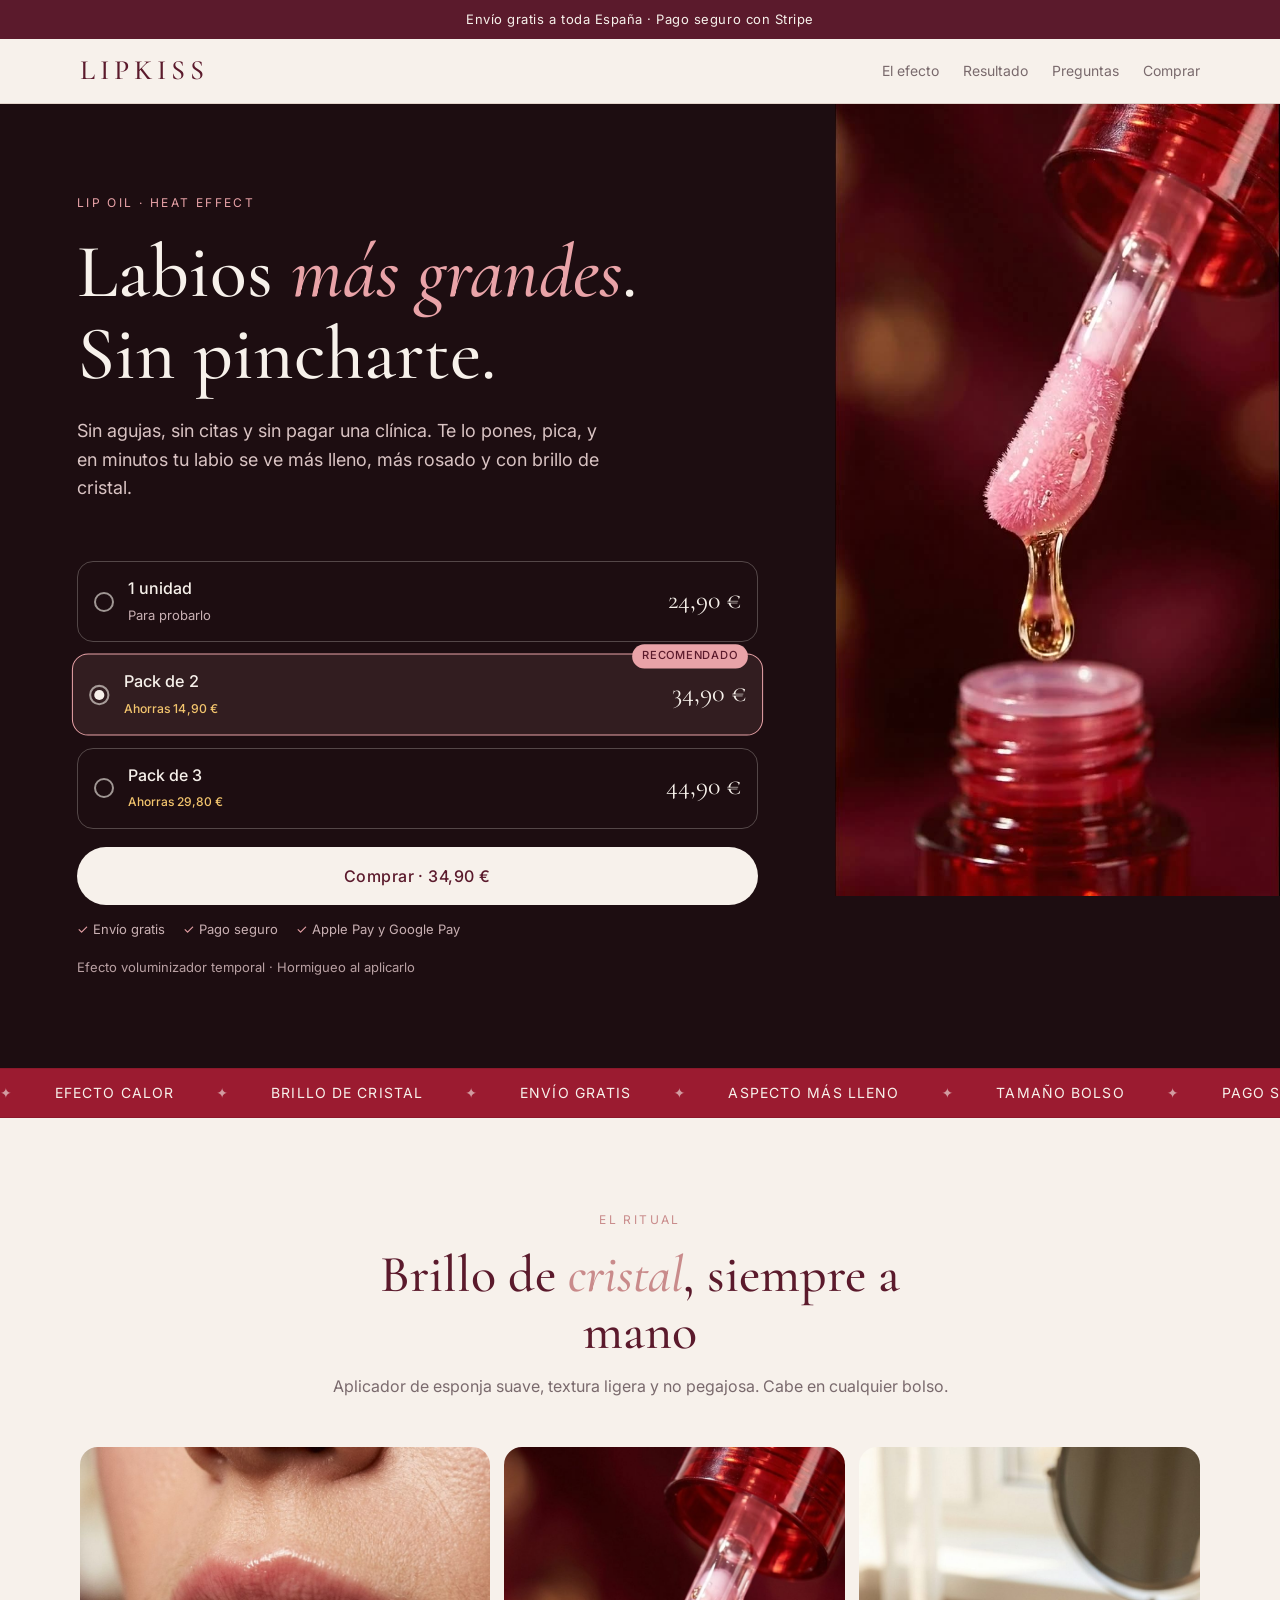
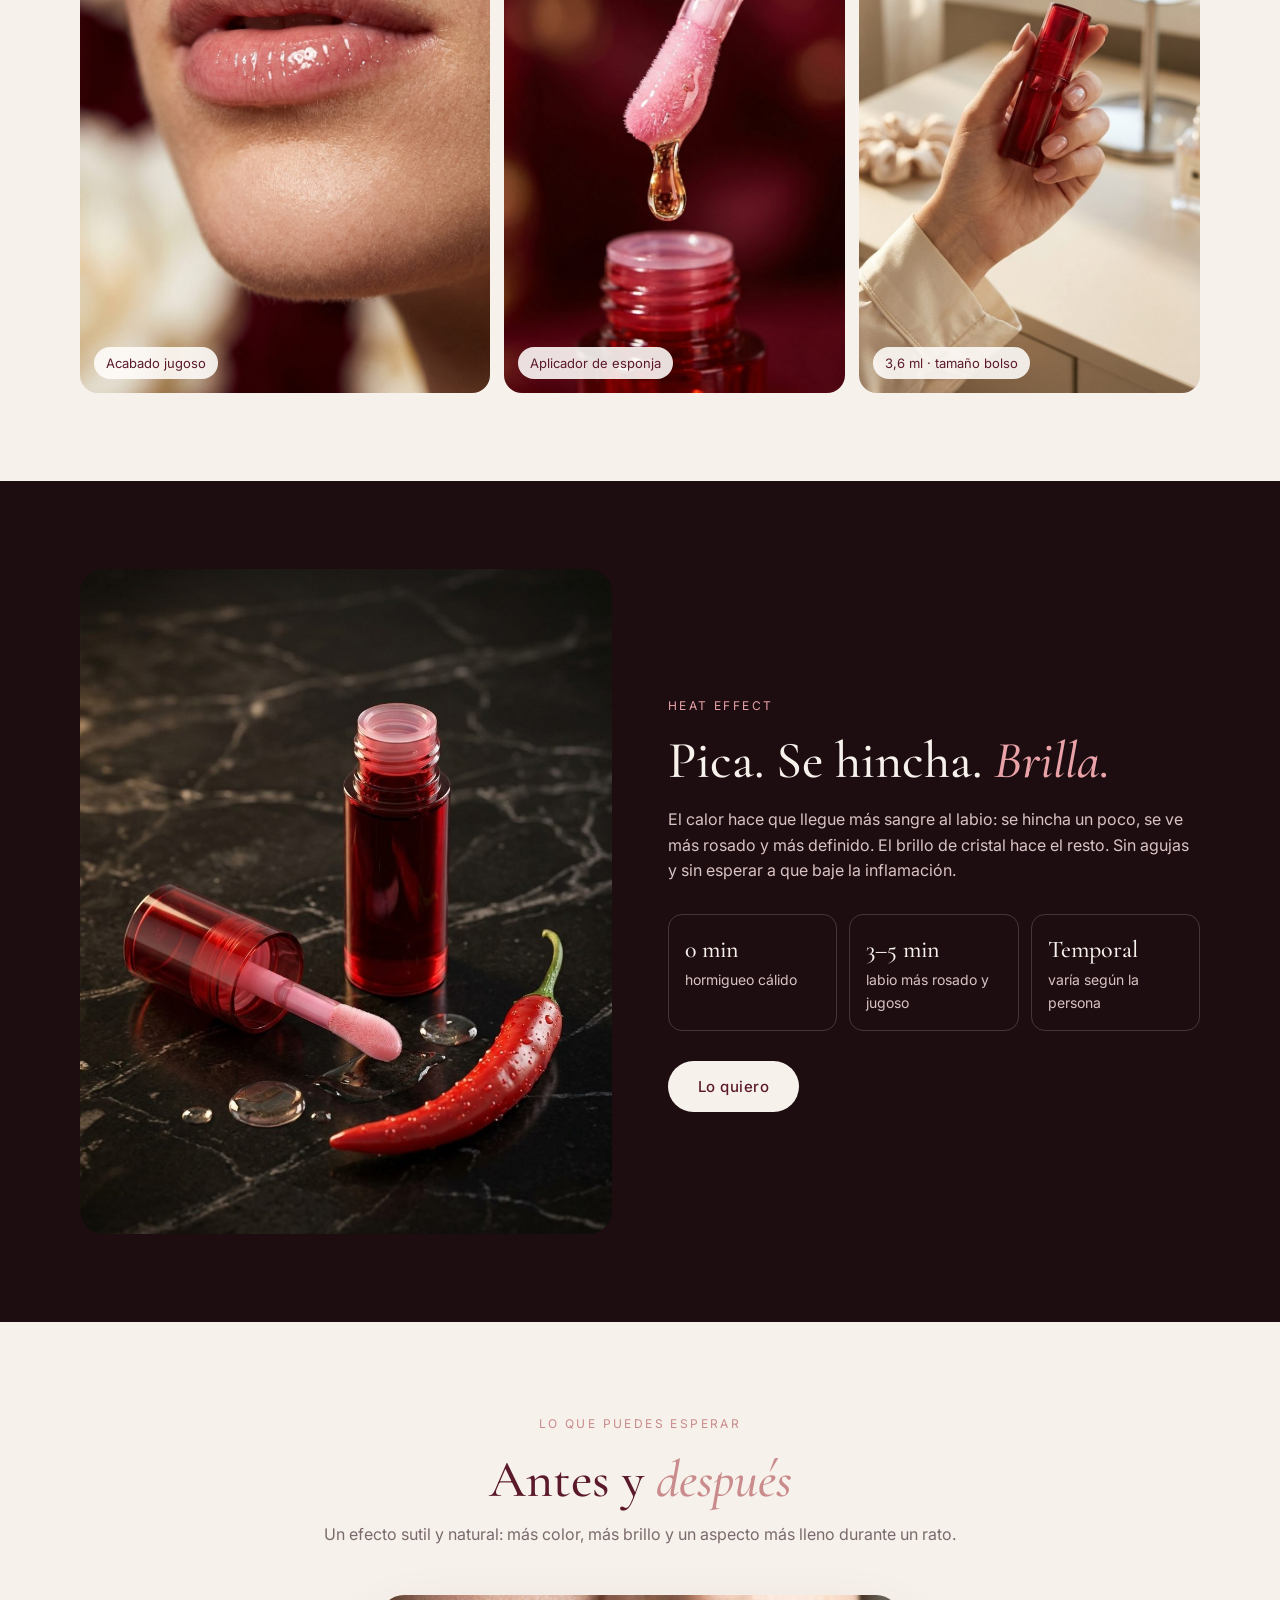
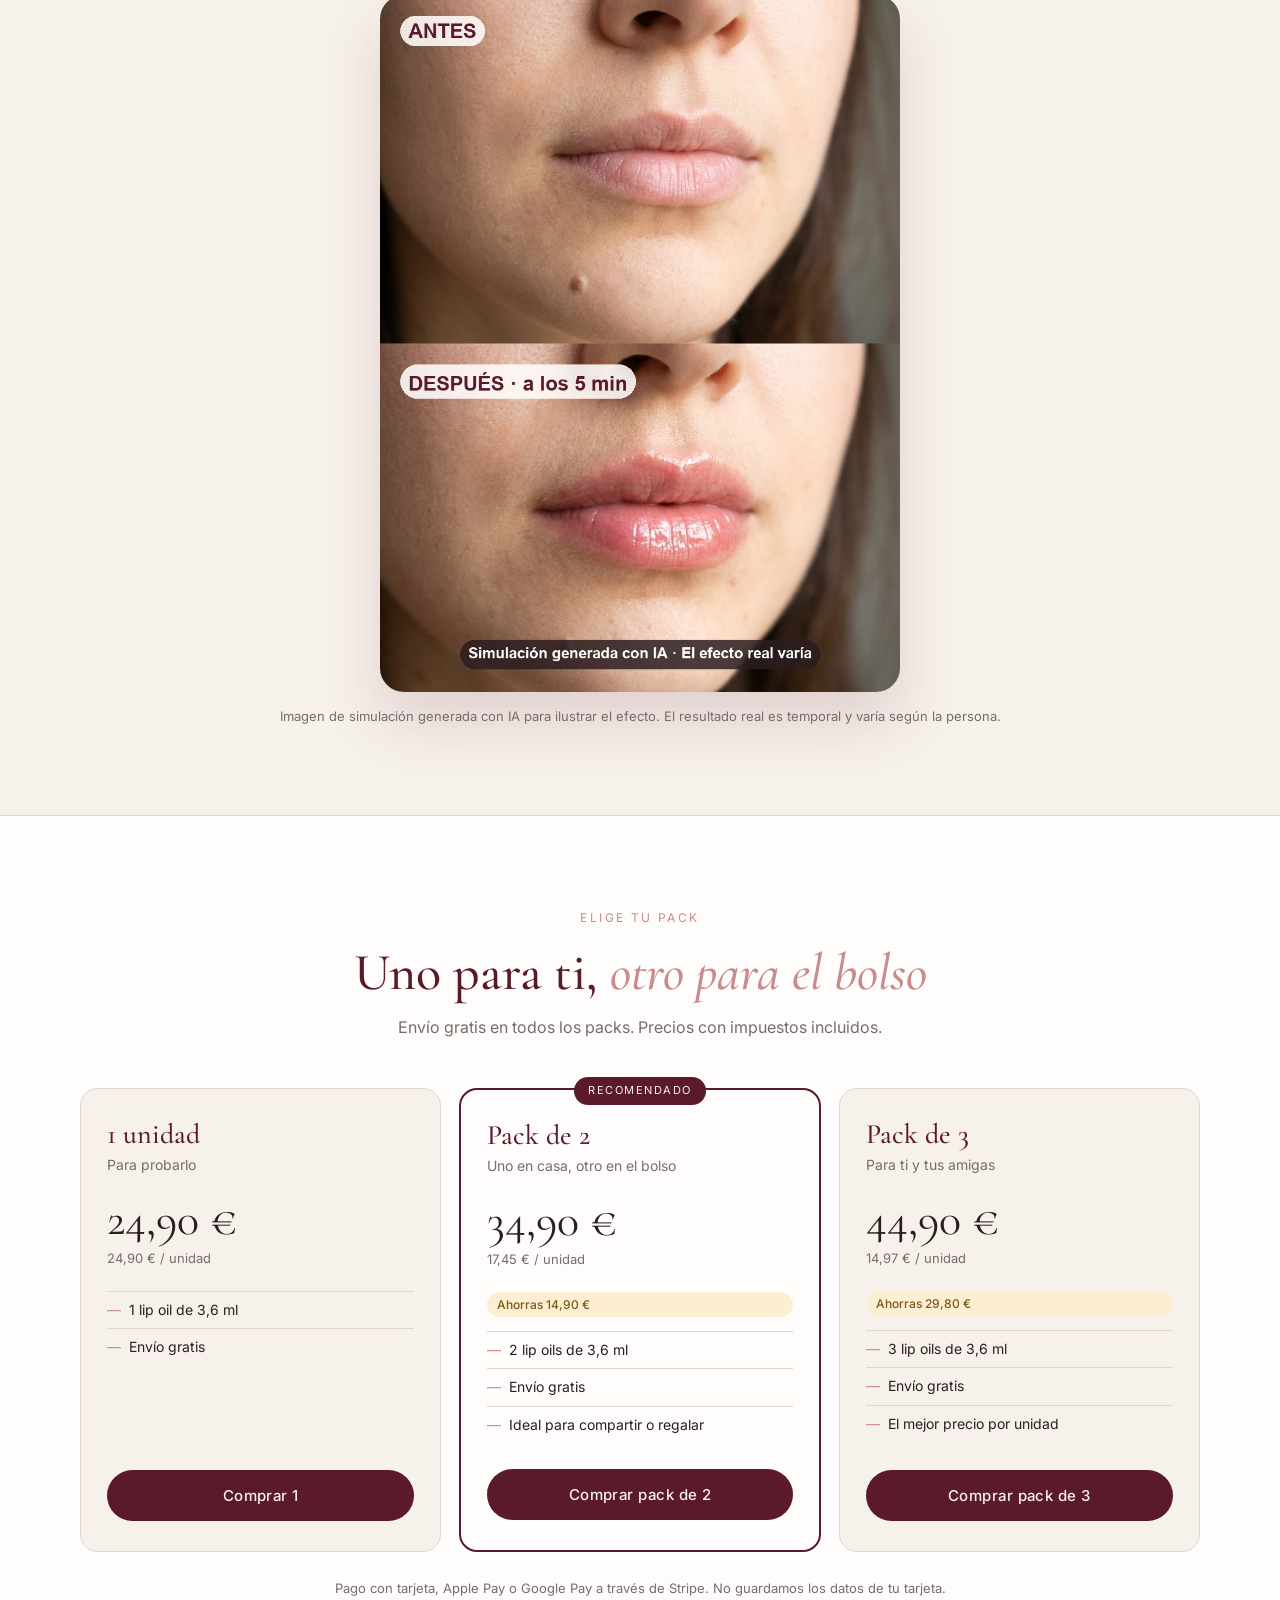
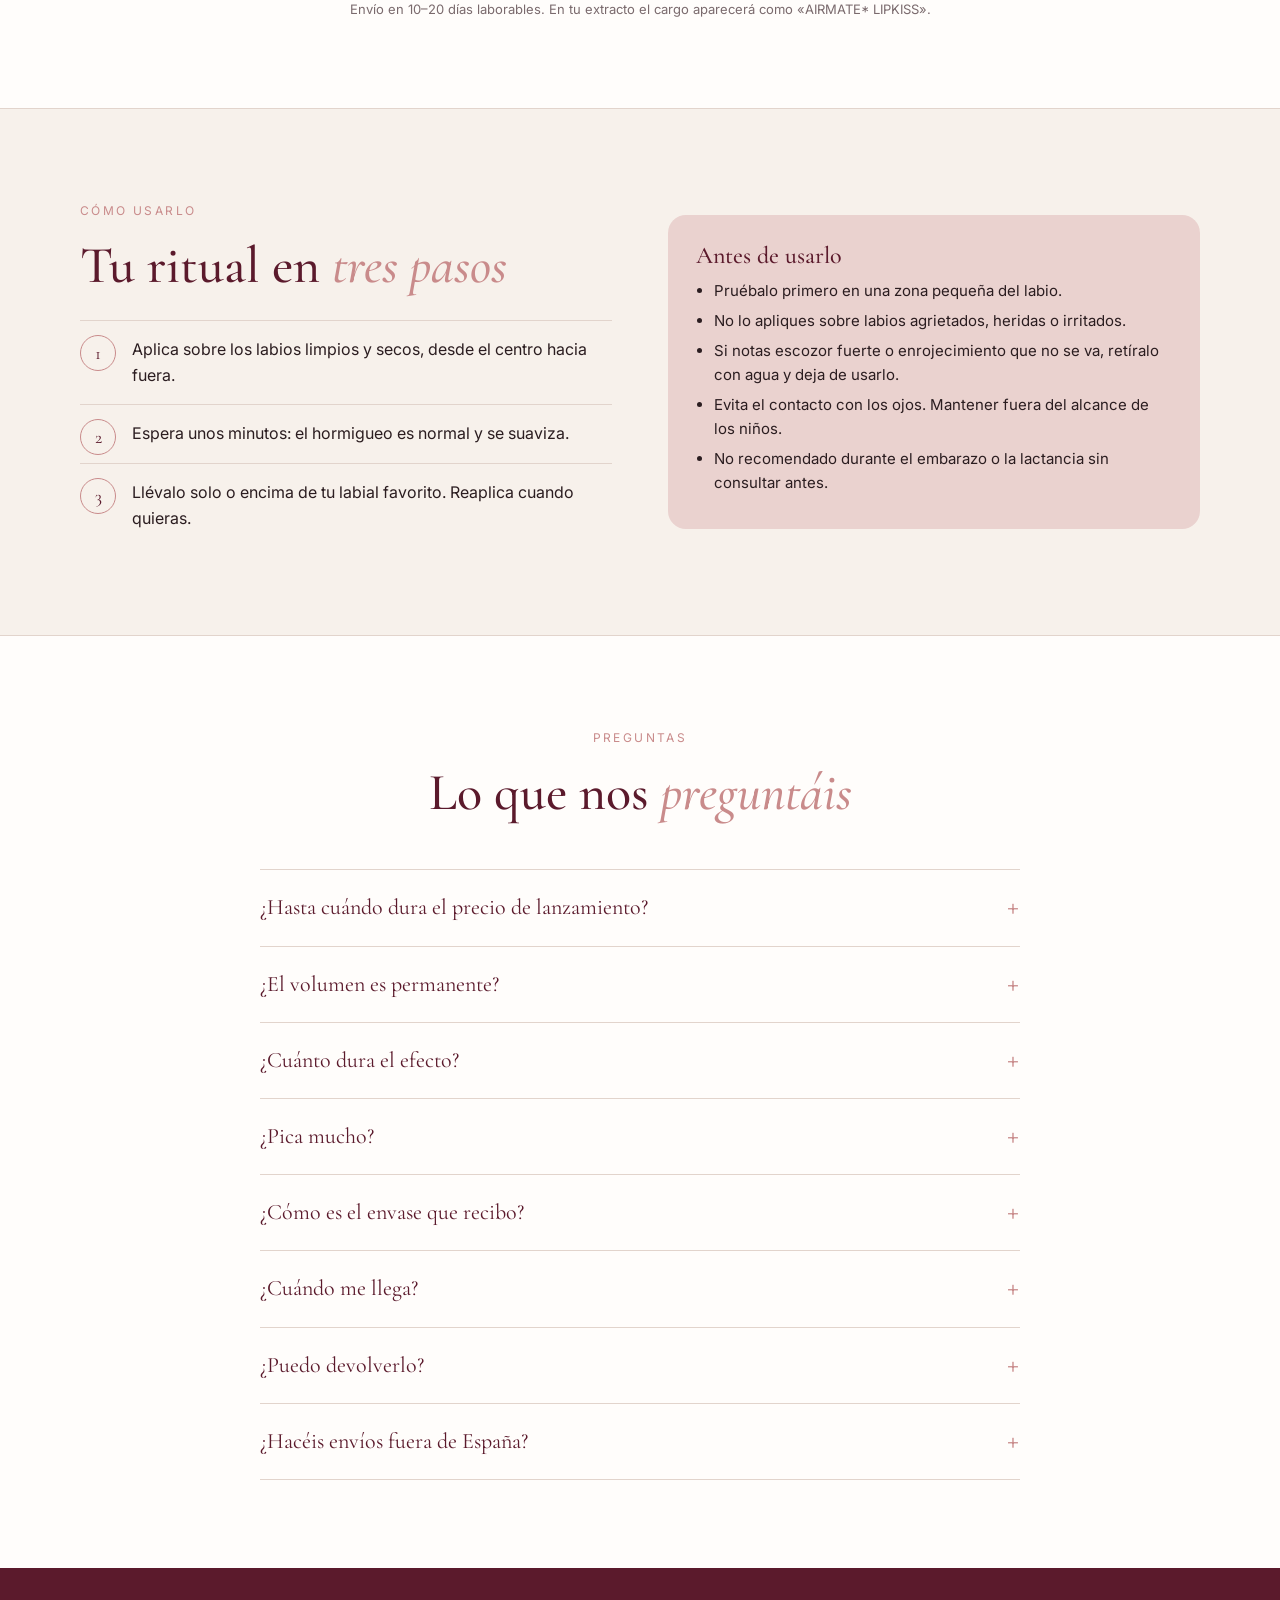
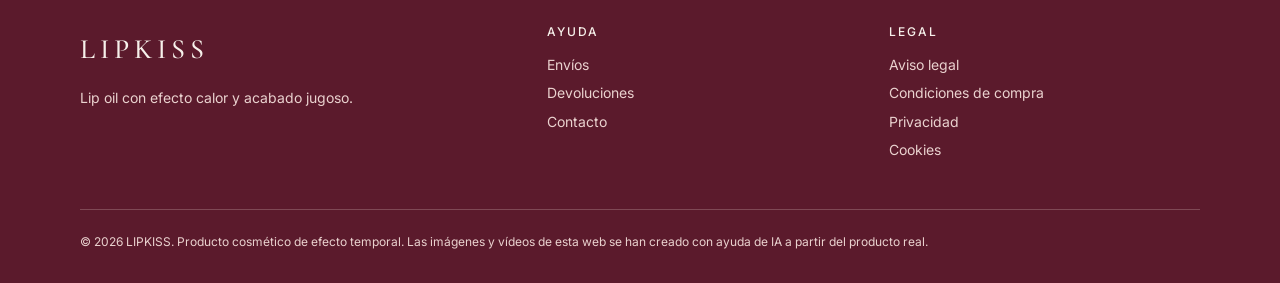
<file: index.html>
<!doctype html>
<html lang="es">
<head>
  <meta charset="utf-8">
  <meta name="viewport" content="width=device-width, initial-scale=1">
  <!-- Marca: LIPKISS (elegida por Fabio el 24-oct-2026). -->
  <title>LIPKISS · Labios más grandes sin pincharte</title>
  <meta name="description" content="Aceite voluminizador con efecto calor: labios más llenos y brillantes en minutos, sin agujas. Efecto temporal. Envío gratis a España.">
  <meta property="og:title" content="LIPKISS · Labios más grandes sin pincharte">
  <meta property="og:description" content="Sin agujas, sin citas. Precio de lanzamiento y envío gratis a España.">
  <meta property="og:image" content="img/seda.jpg">
  <link rel="preconnect" href="https://fonts.googleapis.com">
  <link rel="preconnect" href="https://fonts.gstatic.com" crossorigin>
  <link href="https://fonts.googleapis.com/css2?family=Cormorant+Garamond:ital,wght@0,400;0,500;1,400;1,500&family=Inter:wght@400;500&display=swap" rel="stylesheet">
  <link rel="stylesheet" href="styles.css">
</head>
<body>

<div class="aviso lanzamiento" data-solo-lanzamiento>
  Precio de lanzamiento · termina en <span class="reloj" data-reloj>—</span>
</div>
<div class="aviso" data-solo-normal hidden>Envío gratis a toda España · Pago seguro con Stripe</div>

<header class="cab">
  <div class="contenedor">
    <a class="logo" href="#">LIPKISS</a>
    <nav aria-label="Principal">
      <a href="#heat">El efecto</a>
      <a href="#resultado">Resultado</a>
      <a href="#faq">Preguntas</a>
      <a href="#comprar">Comprar</a>
    </nav>
  </div>
</header>

<main>
  <section class="hero-v2">
    <div class="contenedor">
      <div class="texto">
        <span class="etiqueta">Lip oil · Heat effect</span>
        <h1>Labios <em>más grandes</em>.<br>Sin pincharte.</h1>
        <p class="lead">Sin agujas, sin citas y sin pagar una clínica. Te lo pones, pica, y en minutos tu labio se ve más lleno, más rosado y con brillo de cristal.</p>

        <form class="selector" id="selector" aria-label="Elige tu pack">
          <label class="opcion">
            <input type="radio" name="pack" value="1">
            <span class="punto"></span>
            <span><span class="nombre">1 unidad</span><br><span class="sub">Para probarlo</span></span>
            <span class="precio-op"><span data-precio="1"></span><span class="despues" data-despues="1"></span></span>
          </label>
          <label class="opcion">
            <input type="radio" name="pack" value="2" checked>
            <span class="badge">Recomendado</span>
            <span class="punto"></span>
            <span><span class="nombre">Pack de 2</span><br><span class="ahorro" data-ahorro="2"></span></span>
            <span class="precio-op"><span data-precio="2"></span><span class="despues" data-despues="2"></span></span>
          </label>
          <label class="opcion">
            <input type="radio" name="pack" value="3">
            <span class="punto"></span>
            <span><span class="nombre">Pack de 3</span><br><span class="ahorro" data-ahorro="3"></span></span>
            <span class="precio-op"><span data-precio="3"></span><span class="despues" data-despues="3"></span></span>
          </label>
        </form>

        <a class="btn grande brillo" id="cta" href="#">Comprar</a>
        <div class="garantias">
          <span>Envío gratis</span><span>Pago seguro</span><span>Apple Pay y Google Pay</span>
        </div>
        <p class="nota">Efecto voluminizador temporal · Hormigueo al aplicarlo</p>
      </div>
      <div class="foto">
        <video autoplay muted loop playsinline preload="metadata" poster="img/hero-poster.jpg" aria-label="Gota de aceite de labios cayendo del aplicador al bote rojo">
          <source src="img/hero.mp4" type="video/mp4">
        </video>
      </div>
    </div>
  </section>

  <div class="cinta" aria-hidden="true">
    <div class="pista">
      <span>Efecto calor</span><span>Brillo de cristal</span><span>Envío gratis</span><span>Aspecto más lleno</span><span>Tamaño bolso</span><span>Pago seguro</span>
      <span>Efecto calor</span><span>Brillo de cristal</span><span>Envío gratis</span><span>Aspecto más lleno</span><span>Tamaño bolso</span><span>Pago seguro</span>
    </div>
  </div>

  <section class="bloque">
    <div class="contenedor">
      <div class="cabecera-bloque aparece">
        <span class="etiqueta">El ritual</span>
        <h2>Brillo de <em>cristal</em>, siempre a mano</h2>
        <p>Aplicador de esponja suave, textura ligera y no pegajosa. Cabe en cualquier bolso.</p>
      </div>
      <div class="galeria">
        <figure class="aparece"><img src="img/labios.jpg" alt="Labios con acabado brillante tipo cristal" loading="lazy"><figcaption>Acabado jugoso</figcaption></figure>
        <figure class="aparece"><img src="img/aplicador.jpg" alt="Gota de aceite cayendo del aplicador rosa" loading="lazy"><figcaption>Aplicador de esponja</figcaption></figure>
        <figure class="aparece"><img src="img/mano.jpg" alt="Mano sosteniendo el bote rojo de aceite de labios" loading="lazy"><figcaption>3,6 ml · tamaño bolso</figcaption></figure>
      </div>
    </div>
  </section>

  <section class="bloque heat" id="heat">
    <div class="contenedor dos-col">
      <div class="aparece">
        <img src="img/guindilla.jpg" alt="Bote de aceite de labios junto a una guindilla roja sobre mármol negro" loading="lazy">
      </div>
      <div class="aparece">
        <span class="etiqueta">Heat effect</span>
        <h2>Pica. Se hincha. <em>Brilla.</em></h2>
        <p style="margin-top:18px">El calor hace que llegue más sangre al labio: se hincha un poco, se ve más rosado y más definido. El brillo de cristal hace el resto. Sin agujas y sin esperar a que baje la inflamación.</p>
        <div class="datos">
          <div><strong>0 min</strong>hormigueo cálido</div>
          <div><strong>3–5 min</strong>labio más rosado y jugoso</div>
          <div><strong>Temporal</strong>varía según la persona</div>
        </div>
        <a class="btn brillo" href="#comprar" style="margin-top:30px;background:var(--crema);color:var(--vino)">Lo quiero</a>
      </div>
    </div>
  </section>

  <section class="bloque ba" id="resultado">
    <div class="contenedor">
      <div class="cabecera-bloque aparece">
        <span class="etiqueta">Lo que puedes esperar</span>
        <h2>Antes y <em>después</em></h2>
        <p>Un efecto sutil y natural: más color, más brillo y un aspecto más lleno durante un rato.</p>
      </div>
      <img class="aparece" src="img/antes-despues.jpg" alt="Simulación generada con IA del antes y después de aplicar el aceite de labios" loading="lazy">
      <p class="aviso-ia">Imagen de simulación generada con IA para ilustrar el efecto. El resultado real es temporal y varía según la persona.</p>
    </div>
  </section>

  <section class="bloque" id="comprar">
    <div class="contenedor">
      <div class="cabecera-bloque aparece">
        <span class="etiqueta" data-solo-lanzamiento>Precio de lanzamiento · termina en <span data-reloj>—</span></span>
        <span class="etiqueta" data-solo-normal hidden>Elige tu pack</span>
        <h2>Uno para ti, <em>otro para el bolso</em></h2>
        <p>Envío gratis en todos los packs. Precios con impuestos incluidos.</p>
      </div>
      <div class="packs">
        <div class="pack aparece">
          <h3>1 unidad</h3>
          <p class="desc">Para probarlo</p>
          <div class="precio" data-precio="1"></div>
          <div class="unidad" data-unidad="1"></div>
          <p class="despues" data-despues-largo="1"></p>
          <ul>
            <li>1 lip oil de 3,6 ml</li>
            <li>Envío gratis</li>
          </ul>
          <a class="btn ancho" data-pack="1" href="#">Comprar 1</a>
        </div>
        <div class="pack destacado aparece">
          <span class="sello">Recomendado</span>
          <h3>Pack de 2</h3>
          <p class="desc">Uno en casa, otro en el bolso</p>
          <div class="precio" data-precio="2"></div>
          <div class="unidad" data-unidad="2"></div>
          <p class="despues" data-despues-largo="2"></p>
          <span class="ahorro" data-ahorro="2"></span>
          <ul>
            <li>2 lip oils de 3,6 ml</li>
            <li>Envío gratis</li>
            <li>Ideal para compartir o regalar</li>
          </ul>
          <a class="btn ancho brillo" data-pack="2" href="#">Comprar pack de 2</a>
        </div>
        <div class="pack aparece">
          <h3>Pack de 3</h3>
          <p class="desc">Para ti y tus amigas</p>
          <div class="precio" data-precio="3"></div>
          <div class="unidad" data-unidad="3"></div>
          <p class="despues" data-despues-largo="3"></p>
          <span class="ahorro" data-ahorro="3"></span>
          <ul>
            <li>3 lip oils de 3,6 ml</li>
            <li>Envío gratis</li>
            <li>El mejor precio por unidad</li>
          </ul>
          <a class="btn ancho" data-pack="3" href="#">Comprar pack de 3</a>
        </div>
      </div>
      <p class="pago-seguro">Pago con tarjeta, Apple Pay o Google Pay a través de Stripe. No guardamos los datos de tu tarjeta.<br>Envío en 10–20 días laborables. En tu extracto el cargo aparecerá como «AIRMATE* LIPKISS».</p>
    </div>
  </section>

  <section class="bloque" id="uso">
    <div class="contenedor dos-col">
      <div class="aparece">
        <span class="etiqueta">Cómo usarlo</span>
        <h2>Tu ritual en <em>tres pasos</em></h2>
        <ol class="lista-uso">
          <li>Aplica sobre los labios limpios y secos, desde el centro hacia fuera.</li>
          <li>Espera unos minutos: el hormigueo es normal y se suaviza.</li>
          <li>Llévalo solo o encima de tu labial favorito. Reaplica cuando quieras.</li>
        </ol>
      </div>
      <div class="caja-aviso aparece">
        <h3>Antes de usarlo</h3>
        <ul>
          <li>Pruébalo primero en una zona pequeña del labio.</li>
          <li>No lo apliques sobre labios agrietados, heridas o irritados.</li>
          <li>Si notas escozor fuerte o enrojecimiento que no se va, retíralo con agua y deja de usarlo.</li>
          <li>Evita el contacto con los ojos. Mantener fuera del alcance de los niños.</li>
          <li>No recomendado durante el embarazo o la lactancia sin consultar antes.</li>
        </ul>
      </div>
    </div>
  </section>

  <section class="bloque" id="faq" style="background:var(--blanco);border-top:1px solid var(--linea)">
    <div class="contenedor">
      <div class="cabecera-bloque aparece">
        <span class="etiqueta">Preguntas</span>
        <h2>Lo que nos <em>preguntáis</em></h2>
      </div>
      <div class="faq">
        <details>
          <summary>¿Hasta cuándo dura el precio de lanzamiento?</summary>
          <p>Hasta el 1 de noviembre de 2026 a las 23:59 (hora peninsular). A partir del 2 de noviembre los precios pasan a 24,90 € (1 unidad), 34,90 € (pack de 2) y 44,90 € (pack de 3).</p>
        </details>
        <details>
          <summary>¿El volumen es permanente?</summary>
          <p>No. El calor hincha el labio durante un rato y el brillo hace que se vea más lleno. Cuánto dura depende de cada persona. No es un relleno ni sustituye un tratamiento estético: es para cuando quieres más labio hoy, sin agujas.</p>
        </details>
        <details>
          <summary>¿Cuánto dura el efecto?</summary>
          <p>El acabado jugoso dura mientras lo llevas puesto. La sensación de calor se suaviza en los primeros minutos. Depende de cada persona.</p>
        </details>
        <details>
          <summary>¿Pica mucho?</summary>
          <p>Notarás un hormigueo cálido al aplicarlo. Si tienes los labios sensibles, empieza con una capa fina. Si el escozor es fuerte, retíralo con agua.</p>
        </details>
        <details>
          <summary>¿Cómo es el envase que recibo?</summary>
          <p>Un bote rojo translúcido de 3,6 ml con aplicador de esponja rosa, como el de las imágenes. La etiqueta del bote puede venir con el nombre del fabricante.</p>
        </details>
        <details>
          <summary>¿Cuándo me llega?</summary>
          <p>Entre 10 y 20 días laborables desde la compra. Te enviamos el número de seguimiento por email cuando sale el pedido.</p>
        </details>
        <details>
          <summary>¿Puedo devolverlo?</summary>
          <p>Por higiene, solo aceptamos devoluciones de productos sin abrir y con el precinto intacto, en los 14 días siguientes a recibirlos. Si te llega dañado o no es lo que pediste, escríbenos y lo solucionamos.</p>
        </details>
        <details>
          <summary>¿Hacéis envíos fuera de España?</summary>
          <p>De momento solo enviamos a España.</p>
        </details>
      </div>
    </div>
  </section>
</main>

<footer class="pie">
  <div class="contenedor">
    <div>
      <a class="logo" href="#">LIPKISS</a>
      <p>Lip oil con efecto calor y acabado jugoso.</p>
    </div>
    <div>
      <h4>Ayuda</h4>
      <a href="legal.html#envios">Envíos</a>
      <a href="legal.html#devoluciones">Devoluciones</a>
      <a href="mailto:lipkissuport@gmail.com">Contacto</a>
    </div>
    <div>
      <h4>Legal</h4>
      <a href="legal.html#aviso">Aviso legal</a>
      <a href="legal.html#condiciones">Condiciones de compra</a>
      <a href="legal.html#privacidad">Privacidad</a>
      <a href="legal.html#cookies">Cookies</a>
    </div>
    <div class="legal-linea">© 2026 LIPKISS. Producto cosmético de efecto temporal. Las imágenes y vídeos de esta web se han creado con ayuda de IA a partir del producto real.</div>
  </div>
</footer>

<div class="barra-movil">
  <span class="info"><span data-barra-precio>Desde 19,90 €</span><small data-solo-lanzamiento>Lanzamiento · <span data-reloj>—</span></small></span>
  <a class="btn brillo" href="#" data-barra-cta>Comprar</a>
</div>

<script>
  // Oferta de lanzamiento REAL: al pasar FIN_LANZAMIENTO la web cambia sola a los precios y enlaces normales.
  // No alargar la fecha ni reiniciar la cuenta atrás: eso convertiría la oferta en una urgencia falsa.
  const FIN_LANZAMIENTO = new Date("2026-11-01T23:59:59+01:00");

  // Payment Links de Stripe (cuenta de Airmate, metadata marca=lipkiss).
  const TARIFAS = {
    lanzamiento: {
      precios: { 1: 19.90, 2: 29.90, 3: 39.90 },
      links: {
        1: "https://buy.stripe.com/14AbJ18lp7m4ers0jv2Ry0Q",
        2: "https://buy.stripe.com/28EbJ17hl35Obfg4zL2Ry0R",
        3: "https://buy.stripe.com/4gMaEX4596i00AC3vH2Ry0S"
      }
    },
    normal: {
      precios: { 1: 24.90, 2: 34.90, 3: 44.90 },
      links: {
        1: "https://buy.stripe.com/00w4gz1X121Kers1nz2Ry0T",
        2: "https://buy.stripe.com/8x228r8lpeOw4QS5DP2Ry0U",
        3: "https://buy.stripe.com/5kQdR9eJN49Sbfggit2Ry0V"
      }
    }
  };

  const eur = n => n.toFixed(2).replace(".", ",") + " €";
  const enLanzamiento = () => Date.now() < FIN_LANZAMIENTO.getTime();

  function pintar() {
    const lanz = enLanzamiento();
    const t = lanz ? TARIFAS.lanzamiento : TARIFAS.normal;
    const unidadSuelta = t.precios[1];

    document.querySelectorAll("[data-solo-lanzamiento]").forEach(el => el.hidden = !lanz);
    document.querySelectorAll("[data-solo-normal]").forEach(el => el.hidden = lanz);

    for (const n of [1, 2, 3]) {
      document.querySelectorAll(`[data-precio="${n}"]`).forEach(el => el.textContent = eur(t.precios[n]));
      document.querySelectorAll(`[data-unidad="${n}"]`).forEach(el => el.textContent = eur(t.precios[n] / n) + " / unidad");
      document.querySelectorAll(`[data-despues="${n}"]`).forEach(el => el.textContent = lanz ? "desde 2 nov: " + eur(TARIFAS.normal.precios[n]) : "");
      document.querySelectorAll(`[data-despues-largo="${n}"]`).forEach(el => el.textContent = lanz ? "A partir del 2 de noviembre: " + eur(TARIFAS.normal.precios[n]) : "");
      // Ahorro real frente a comprar las mismas unidades sueltas al precio vigente.
      const ahorro = unidadSuelta * n - t.precios[n];
      document.querySelectorAll(`[data-ahorro="${n}"]`).forEach(el => el.textContent = ahorro > 0 ? "Ahorras " + eur(ahorro) : "");
      document.querySelectorAll(`[data-pack="${n}"]`).forEach(el => el.href = t.links[n]);
    }

    const sel = document.querySelector("#selector input:checked").value;
    const cta = document.getElementById("cta");
    cta.href = t.links[sel];
    cta.textContent = "Comprar · " + eur(t.precios[sel]);
    document.querySelector("[data-barra-cta]").href = t.links[sel];
    document.querySelector("[data-barra-precio]").textContent = eur(t.precios[sel]);
  }

  function reloj() {
    const ms = FIN_LANZAMIENTO.getTime() - Date.now();
    if (ms <= 0) { pintar(); return; }
    const d = Math.floor(ms / 864e5), h = Math.floor(ms / 36e5) % 24, m = Math.floor(ms / 6e4) % 60, s = Math.floor(ms / 1e3) % 60;
    const p = x => String(x).padStart(2, "0");
    const txt = (d > 0 ? d + "d " : "") + p(h) + "h " + p(m) + "m " + p(s) + "s";
    document.querySelectorAll("[data-reloj]").forEach(el => el.textContent = txt);
  }

  document.getElementById("selector").addEventListener("change", pintar);
  pintar();
  reloj();
  setInterval(reloj, 1000);

  const obs = new IntersectionObserver(entradas => {
    entradas.forEach(e => {
      if (e.isIntersecting) { e.target.classList.add("visible"); obs.unobserve(e.target); }
    });
  }, { threshold: .12 });
  document.querySelectorAll(".aparece").forEach(el => obs.observe(el));
</script>
</body>
</html>
</file>
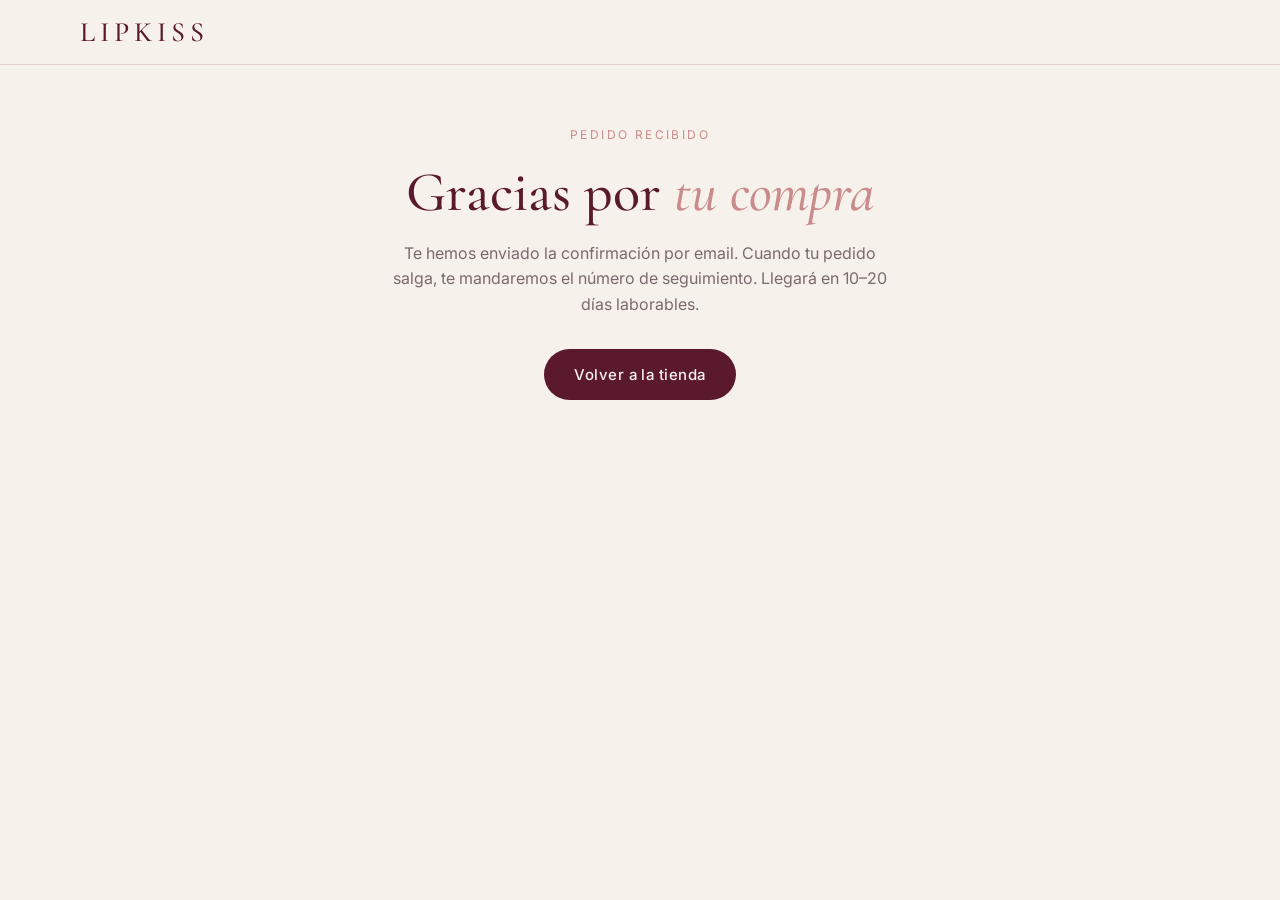
<file: gracias.html>
<!doctype html>
<html lang="es">
<head>
  <meta charset="utf-8">
  <meta name="viewport" content="width=device-width, initial-scale=1">
  <title>LIPKISS · Pedido recibido</title>
  <meta name="robots" content="noindex">
  <link rel="preconnect" href="https://fonts.googleapis.com">
  <link rel="preconnect" href="https://fonts.gstatic.com" crossorigin>
  <link href="https://fonts.googleapis.com/css2?family=Cormorant+Garamond:ital,wght@0,400;0,500;1,400;1,500&family=Inter:wght@400;500&display=swap" rel="stylesheet">
  <link rel="stylesheet" href="styles.css">
</head>
<body>
<header class="cab">
  <div class="contenedor"><a class="logo" href="index.html">LIPKISS</a></div>
</header>
<main class="legal" style="text-align:center">
  <div class="contenedor">
    <span class="etiqueta">Pedido recibido</span>
    <h1>Gracias por <em>tu compra</em></h1>
    <p style="color:var(--gris);max-width:32em;margin:18px auto 32px">Te hemos enviado la confirmación por email. Cuando tu pedido salga, te mandaremos el número de seguimiento. Llegará en 10–20 días laborables.</p>
    <a class="btn" href="index.html">Volver a la tienda</a>
  </div>
</main>
</body>
</html>
</file>
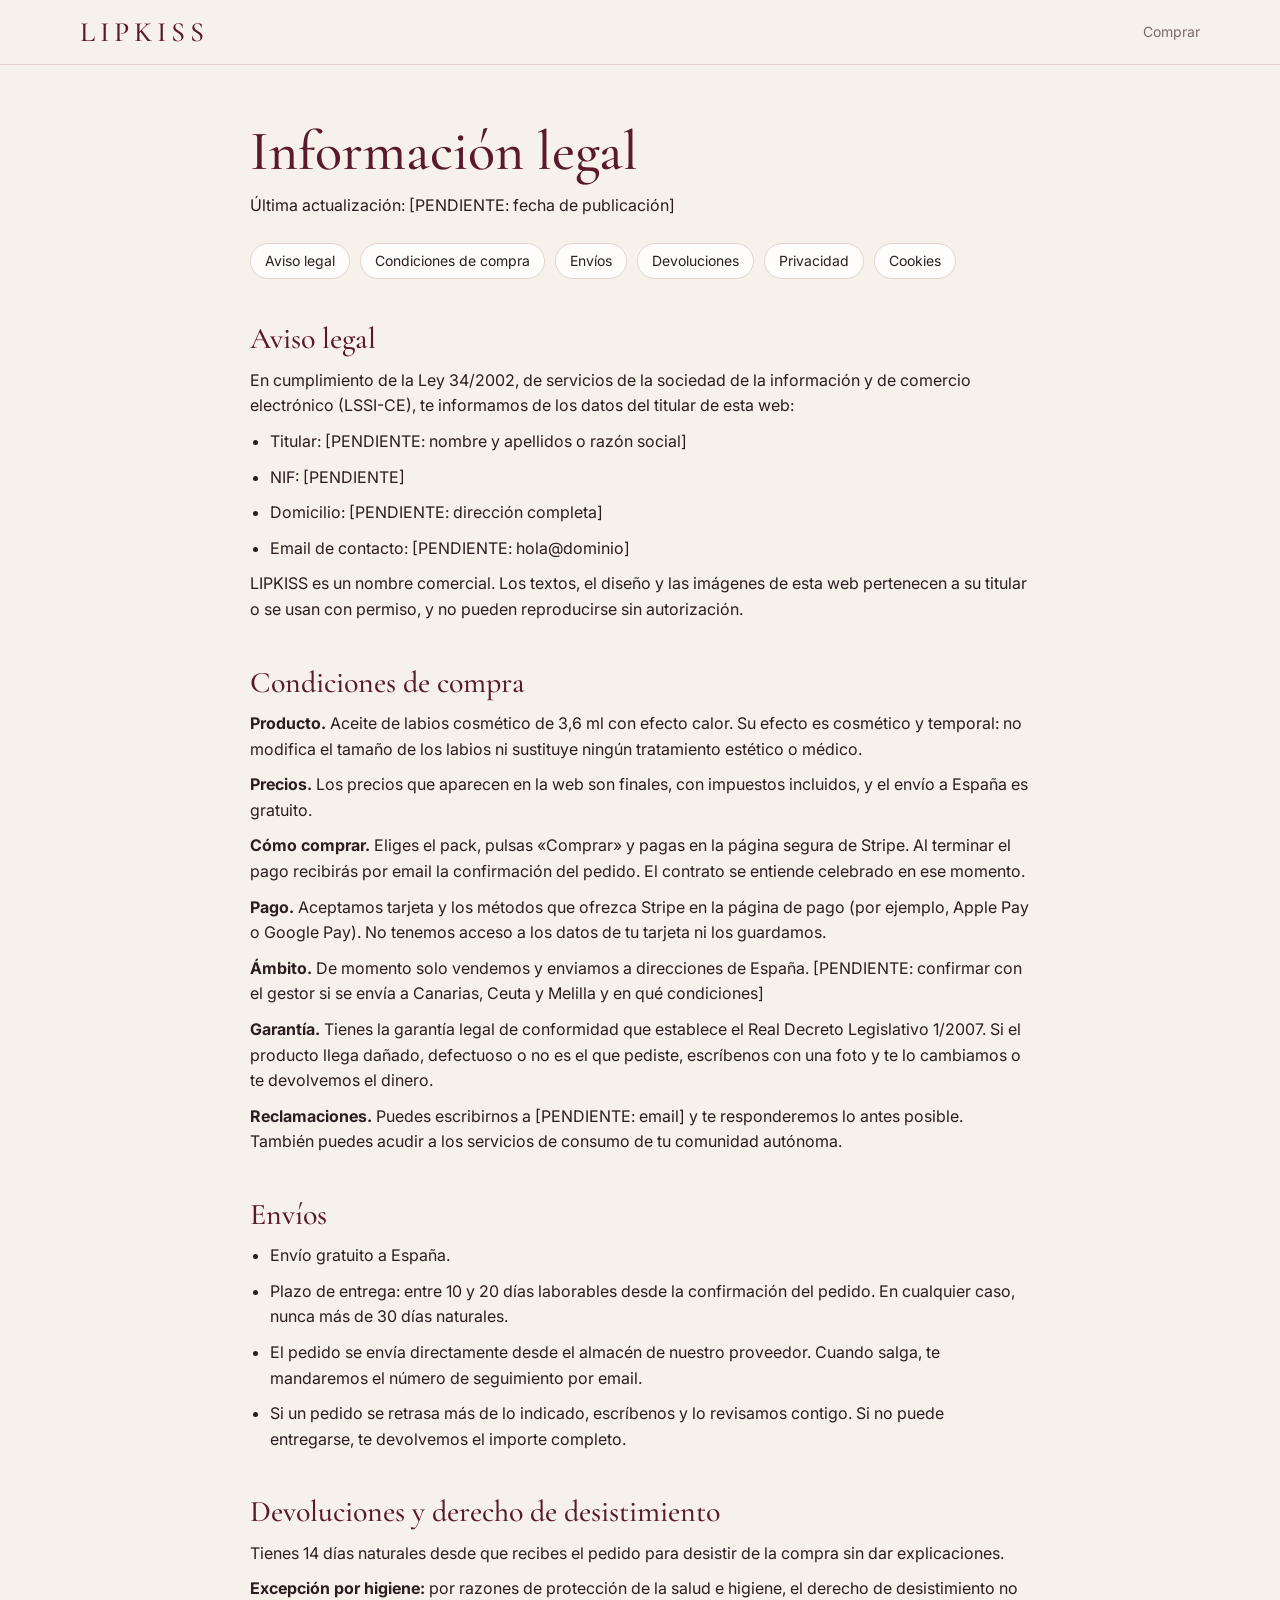
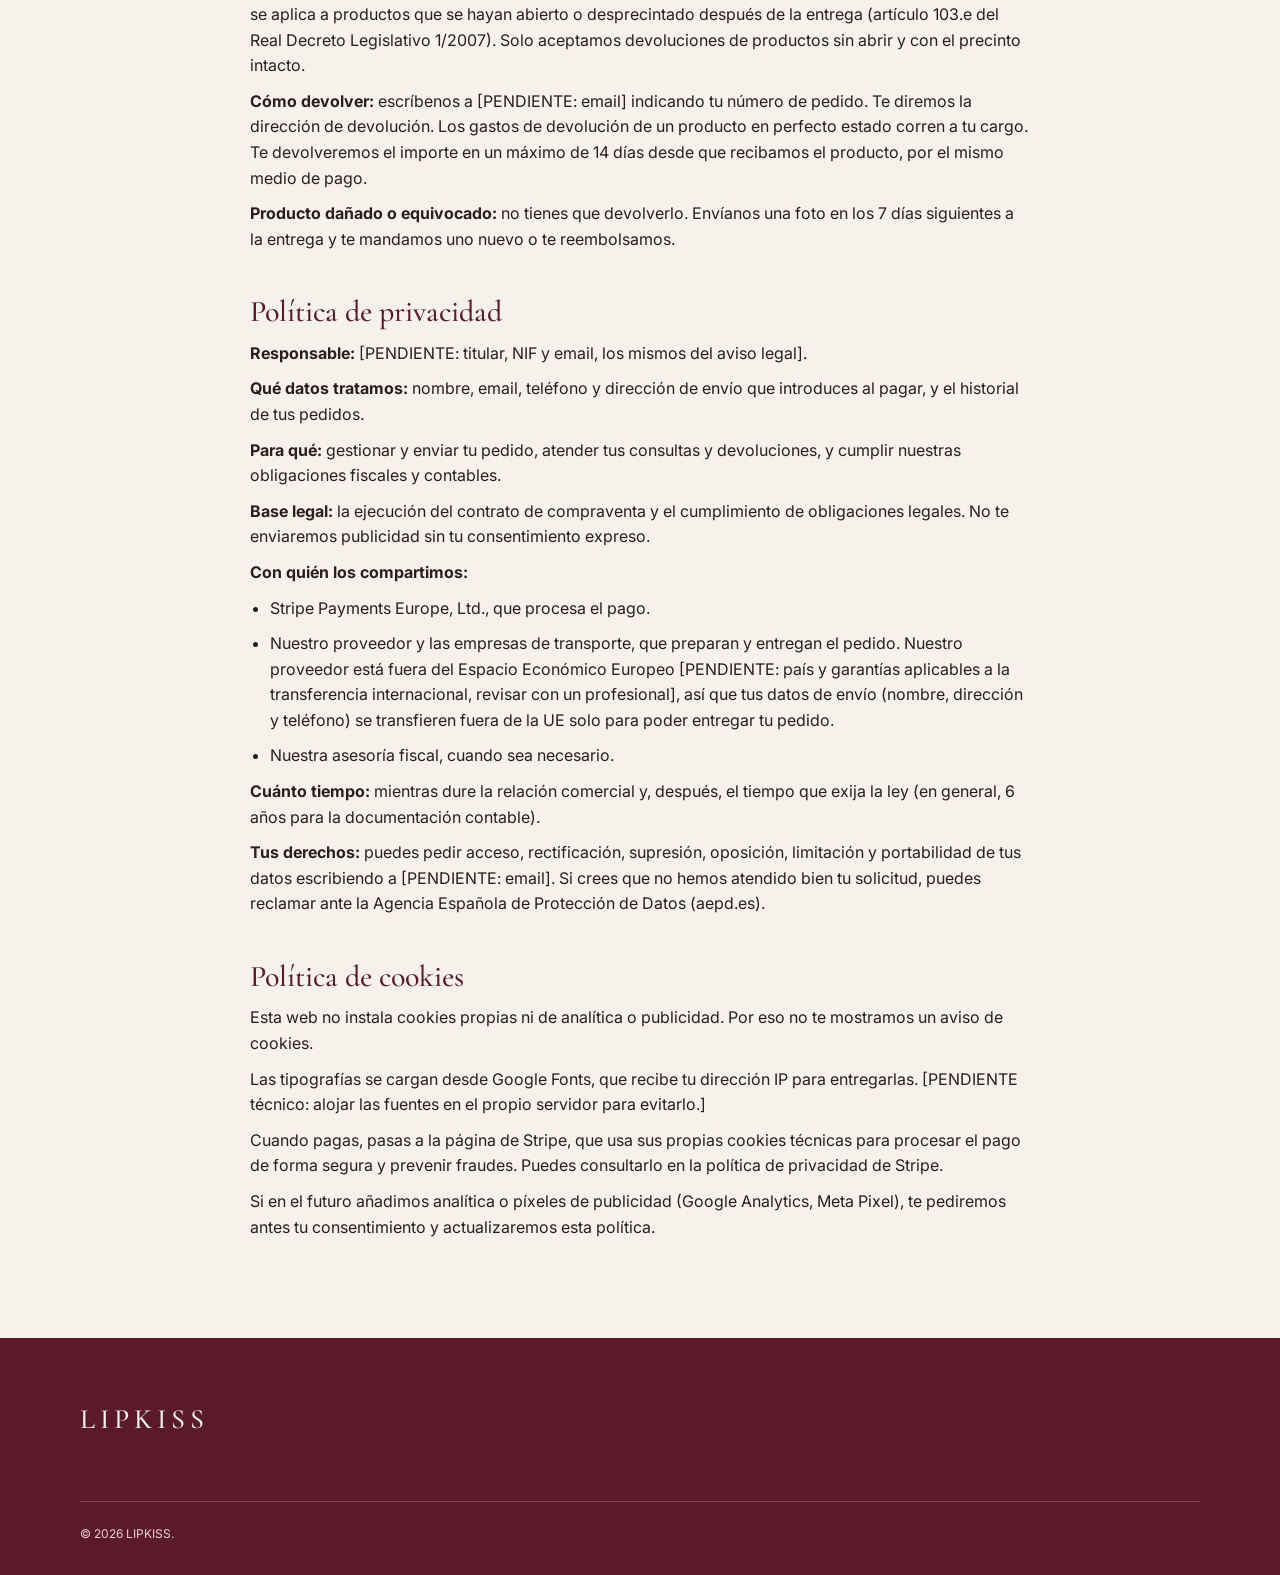
<file: legal.html>
<!doctype html>
<html lang="es">
<head>
  <meta charset="utf-8">
  <meta name="viewport" content="width=device-width, initial-scale=1">
  <title>LIPKISS · Información legal</title>
  <meta name="description" content="Aviso legal, condiciones de compra, envíos, devoluciones, privacidad y cookies de LIPKISS.">
  <meta name="robots" content="noindex">
  <link rel="preconnect" href="https://fonts.googleapis.com">
  <link rel="preconnect" href="https://fonts.gstatic.com" crossorigin>
  <link href="https://fonts.googleapis.com/css2?family=Cormorant+Garamond:ital,wght@0,400;0,500;1,400;1,500&family=Inter:wght@400;500&display=swap" rel="stylesheet">
  <link rel="stylesheet" href="styles.css">
</head>
<body>
<!--
  BORRADOR PENDIENTE DE REVISIÓN PROFESIONAL (gestor o abogado).
  Antes de publicar, sustituye todos los [PENDIENTE: ...] por datos reales.
-->
<header class="cab">
  <div class="contenedor">
    <a class="logo" href="index.html">LIPKISS</a>
    <nav aria-label="Principal"><a href="index.html#comprar">Comprar</a></nav>
  </div>
</header>

<main class="legal">
  <div class="contenedor">
    <h1>Información legal</h1>
    <p>Última actualización: [PENDIENTE: fecha de publicación]</p>
    <div class="indice">
      <a href="#aviso">Aviso legal</a>
      <a href="#condiciones">Condiciones de compra</a>
      <a href="#envios">Envíos</a>
      <a href="#devoluciones">Devoluciones</a>
      <a href="#privacidad">Privacidad</a>
      <a href="#cookies">Cookies</a>
    </div>

    <h2 id="aviso">Aviso legal</h2>
    <p>En cumplimiento de la Ley 34/2002, de servicios de la sociedad de la información y de comercio electrónico (LSSI-CE), te informamos de los datos del titular de esta web:</p>
    <ul>
      <li>Titular: [PENDIENTE: nombre y apellidos o razón social]</li>
      <li>NIF: [PENDIENTE]</li>
      <li>Domicilio: [PENDIENTE: dirección completa]</li>
      <li>Email de contacto: [PENDIENTE: hola@dominio]</li>
    </ul>
    <p>LIPKISS es un nombre comercial. Los textos, el diseño y las imágenes de esta web pertenecen a su titular o se usan con permiso, y no pueden reproducirse sin autorización.</p>

    <h2 id="condiciones">Condiciones de compra</h2>
    <p><strong>Producto.</strong> Aceite de labios cosmético de 3,6 ml con efecto calor. Su efecto es cosmético y temporal: no modifica el tamaño de los labios ni sustituye ningún tratamiento estético o médico.</p>
    <p><strong>Precios.</strong> Los precios que aparecen en la web son finales, con impuestos incluidos, y el envío a España es gratuito.</p>
    <p><strong>Cómo comprar.</strong> Eliges el pack, pulsas «Comprar» y pagas en la página segura de Stripe. Al terminar el pago recibirás por email la confirmación del pedido. El contrato se entiende celebrado en ese momento.</p>
    <p><strong>Pago.</strong> Aceptamos tarjeta y los métodos que ofrezca Stripe en la página de pago (por ejemplo, Apple Pay o Google Pay). No tenemos acceso a los datos de tu tarjeta ni los guardamos.</p>
    <p><strong>Ámbito.</strong> De momento solo vendemos y enviamos a direcciones de España. [PENDIENTE: confirmar con el gestor si se envía a Canarias, Ceuta y Melilla y en qué condiciones]</p>
    <p><strong>Garantía.</strong> Tienes la garantía legal de conformidad que establece el Real Decreto Legislativo 1/2007. Si el producto llega dañado, defectuoso o no es el que pediste, escríbenos con una foto y te lo cambiamos o te devolvemos el dinero.</p>
    <p><strong>Reclamaciones.</strong> Puedes escribirnos a [PENDIENTE: email] y te responderemos lo antes posible. También puedes acudir a los servicios de consumo de tu comunidad autónoma.</p>

    <h2 id="envios">Envíos</h2>
    <ul>
      <li>Envío gratuito a España.</li>
      <li>Plazo de entrega: entre 10 y 20 días laborables desde la confirmación del pedido. En cualquier caso, nunca más de 30 días naturales.</li>
      <li>El pedido se envía directamente desde el almacén de nuestro proveedor. Cuando salga, te mandaremos el número de seguimiento por email.</li>
      <li>Si un pedido se retrasa más de lo indicado, escríbenos y lo revisamos contigo. Si no puede entregarse, te devolvemos el importe completo.</li>
    </ul>

    <h2 id="devoluciones">Devoluciones y derecho de desistimiento</h2>
    <p>Tienes 14 días naturales desde que recibes el pedido para desistir de la compra sin dar explicaciones.</p>
    <p><strong>Excepción por higiene:</strong> por razones de protección de la salud e higiene, el derecho de desistimiento no se aplica a productos que se hayan abierto o desprecintado después de la entrega (artículo 103.e del Real Decreto Legislativo 1/2007). Solo aceptamos devoluciones de productos sin abrir y con el precinto intacto.</p>
    <p><strong>Cómo devolver:</strong> escríbenos a [PENDIENTE: email] indicando tu número de pedido. Te diremos la dirección de devolución. Los gastos de devolución de un producto en perfecto estado corren a tu cargo. Te devolveremos el importe en un máximo de 14 días desde que recibamos el producto, por el mismo medio de pago.</p>
    <p><strong>Producto dañado o equivocado:</strong> no tienes que devolverlo. Envíanos una foto en los 7 días siguientes a la entrega y te mandamos uno nuevo o te reembolsamos.</p>

    <h2 id="privacidad">Política de privacidad</h2>
    <p><strong>Responsable:</strong> [PENDIENTE: titular, NIF y email, los mismos del aviso legal].</p>
    <p><strong>Qué datos tratamos:</strong> nombre, email, teléfono y dirección de envío que introduces al pagar, y el historial de tus pedidos.</p>
    <p><strong>Para qué:</strong> gestionar y enviar tu pedido, atender tus consultas y devoluciones, y cumplir nuestras obligaciones fiscales y contables.</p>
    <p><strong>Base legal:</strong> la ejecución del contrato de compraventa y el cumplimiento de obligaciones legales. No te enviaremos publicidad sin tu consentimiento expreso.</p>
    <p><strong>Con quién los compartimos:</strong></p>
    <ul>
      <li>Stripe Payments Europe, Ltd., que procesa el pago.</li>
      <li>Nuestro proveedor y las empresas de transporte, que preparan y entregan el pedido. Nuestro proveedor está fuera del Espacio Económico Europeo [PENDIENTE: país y garantías aplicables a la transferencia internacional, revisar con un profesional], así que tus datos de envío (nombre, dirección y teléfono) se transfieren fuera de la UE solo para poder entregar tu pedido.</li>
      <li>Nuestra asesoría fiscal, cuando sea necesario.</li>
    </ul>
    <p><strong>Cuánto tiempo:</strong> mientras dure la relación comercial y, después, el tiempo que exija la ley (en general, 6 años para la documentación contable).</p>
    <p><strong>Tus derechos:</strong> puedes pedir acceso, rectificación, supresión, oposición, limitación y portabilidad de tus datos escribiendo a [PENDIENTE: email]. Si crees que no hemos atendido bien tu solicitud, puedes reclamar ante la Agencia Española de Protección de Datos (aepd.es).</p>

    <h2 id="cookies">Política de cookies</h2>
    <p>Esta web no instala cookies propias ni de analítica o publicidad. Por eso no te mostramos un aviso de cookies.</p>
    <p>Las tipografías se cargan desde Google Fonts, que recibe tu dirección IP para entregarlas. [PENDIENTE técnico: alojar las fuentes en el propio servidor para evitarlo.]</p>
    <p>Cuando pagas, pasas a la página de Stripe, que usa sus propias cookies técnicas para procesar el pago de forma segura y prevenir fraudes. Puedes consultarlo en la política de privacidad de Stripe.</p>
    <p>Si en el futuro añadimos analítica o píxeles de publicidad (Google Analytics, Meta Pixel), te pediremos antes tu consentimiento y actualizaremos esta política.</p>
  </div>
</main>

<footer class="pie">
  <div class="contenedor">
    <div><a class="logo" href="index.html">LIPKISS</a></div>
    <div class="legal-linea">© 2026 LIPKISS.</div>
  </div>
</footer>
</body>
</html>
</file>
<file: styles.css>
:root {
  --crema: #f7f1eb;
  --crema-2: #efe5dc;
  --vino: #5b1a2c;
  --vino-2: #7a2a3e;
  --rosa: #c98b8b;
  --rosa-claro: #ead2cf;
  --tinta: #2b1d20;
  --gris: #7a6a6d;
  --linea: #e2d4cc;
  --blanco: #fffdfb;
  --serif: "Cormorant Garamond", Georgia, serif;
  --sans: "Inter", system-ui, -apple-system, sans-serif;
  --radio: 18px;
}

* { box-sizing: border-box; margin: 0; padding: 0; }
html { scroll-behavior: smooth; }
body {
  background: var(--crema);
  color: var(--tinta);
  font-family: var(--sans);
  font-size: 16px;
  line-height: 1.6;
  -webkit-font-smoothing: antialiased;
}
img { max-width: 100%; display: block; }
a { color: inherit; }
.contenedor { width: min(1120px, 100% - 32px); margin-inline: auto; }

/* Barra de aviso */
.aviso {
  background: var(--vino);
  color: var(--crema);
  text-align: center;
  font-size: 13px;
  letter-spacing: .04em;
  padding: 9px 16px;
}

/* Cabecera */
header.cab {
  position: sticky; top: 0; z-index: 20;
  background: rgba(247, 241, 235, .92);
  backdrop-filter: blur(10px);
  border-bottom: 1px solid var(--linea);
}
.cab .contenedor { display: flex; align-items: center; justify-content: space-between; height: 64px; }
.logo {
  font-family: var(--serif);
  font-size: 28px;
  letter-spacing: .18em;
  font-weight: 500;
  text-decoration: none;
  color: var(--vino);
}
.cab nav { display: flex; gap: 24px; font-size: 14px; }
.cab nav a { text-decoration: none; color: var(--gris); }
.cab nav a:hover { color: var(--vino); }
@media (max-width: 640px) { .cab nav { display: none; } }

.btn {
  display: inline-flex; align-items: center; justify-content: center; gap: 8px;
  background: var(--vino);
  color: var(--crema);
  border: 0;
  border-radius: 999px;
  padding: 16px 30px;
  font: 500 15px var(--sans);
  letter-spacing: .03em;
  text-decoration: none;
  cursor: pointer;
  transition: background .2s, transform .2s;
}
.btn:hover { background: var(--vino-2); transform: translateY(-1px); }
.btn:focus-visible { outline: 3px solid var(--rosa); outline-offset: 3px; }
.btn.secundario { background: transparent; color: var(--vino); border: 1px solid var(--vino); }
.btn.ancho { width: 100%; }

/* Hero */
.hero { padding: 56px 0 72px; }
.hero .contenedor { display: grid; grid-template-columns: 1.05fr 1fr; gap: 56px; align-items: center; }
@media (max-width: 860px) { .hero .contenedor { grid-template-columns: 1fr; gap: 32px; } .hero { padding-top: 28px; } }
.etiqueta {
  display: inline-block;
  font-size: 12px; letter-spacing: .2em; text-transform: uppercase;
  color: var(--rosa);
  margin-bottom: 18px;
}
h1, h2, h3 { font-family: var(--serif); font-weight: 500; line-height: 1.08; color: var(--vino); }
h1 { font-size: clamp(44px, 7vw, 76px); }
h1 em, h2 em { font-style: italic; color: var(--rosa); }
h2 { font-size: clamp(34px, 5vw, 52px); }
h3 { font-size: 26px; }
.hero p.lead { font-size: 18px; color: var(--gris); margin: 22px 0 32px; max-width: 30em; }
.hero .acciones { display: flex; gap: 14px; flex-wrap: wrap; align-items: center; }
.hero .nota { font-size: 13px; color: var(--gris); margin-top: 18px; }

/* Visual del producto (provisional hasta tener fotos reales) */
.escena {
  position: relative;
  aspect-ratio: 4 / 5;
  border-radius: 28px;
  background:
    radial-gradient(120% 80% at 70% 20%, #f4dcd6 0%, transparent 60%),
    radial-gradient(90% 70% at 20% 90%, #e9c3c0 0%, transparent 60%),
    var(--crema-2);
  overflow: hidden;
  display: grid; place-items: center;
}
.escena .foto-real { position: absolute; inset: 0; width: 100%; height: 100%; object-fit: cover; }
.bote { width: 34%; filter: drop-shadow(0 30px 40px rgba(91, 26, 44, .25)); animation: flota 6s ease-in-out infinite; }
@keyframes flota { 50% { transform: translateY(-10px) rotate(-1deg); } }
@media (prefers-reduced-motion: reduce) { .bote { animation: none; } html { scroll-behavior: auto; } }
.escena .provisional {
  position: absolute; bottom: 14px; left: 14px;
  font-size: 11px; letter-spacing: .08em;
  background: rgba(255, 253, 251, .8);
  padding: 4px 10px; border-radius: 99px; color: var(--gris);
}

/* Franja de beneficios */
.franja { border-block: 1px solid var(--linea); background: var(--blanco); }
.franja .contenedor { display: grid; grid-template-columns: repeat(4, 1fr); text-align: center; }
.franja div { padding: 22px 10px; font-size: 14px; color: var(--gris); }
.franja strong { display: block; font-family: var(--serif); font-size: 21px; font-weight: 500; color: var(--vino); }
@media (max-width: 720px) { .franja .contenedor { grid-template-columns: repeat(2, 1fr); } }

section.bloque { padding: 88px 0; }
@media (max-width: 720px) { section.bloque { padding: 60px 0; } }
.cabecera-bloque { text-align: center; max-width: 640px; margin: 0 auto 48px; }
.cabecera-bloque p { color: var(--gris); margin-top: 14px; }

/* Cómo se siente */
.pasos { display: grid; grid-template-columns: repeat(3, 1fr); gap: 20px; }
@media (max-width: 820px) { .pasos { grid-template-columns: 1fr; } }
.paso { background: var(--blanco); border: 1px solid var(--linea); border-radius: var(--radio); padding: 30px; }
.paso .num { font-family: var(--serif); font-size: 44px; color: var(--rosa); line-height: 1; }
.paso h3 { margin: 12px 0 8px; }
.paso p { color: var(--gris); font-size: 15px; }

/* Packs */
#comprar { background: var(--blanco); border-block: 1px solid var(--linea); }
.packs { display: grid; grid-template-columns: repeat(3, 1fr); gap: 18px; }
@media (max-width: 860px) { .packs { grid-template-columns: 1fr; } }
.pack {
  position: relative;
  border: 1px solid var(--linea);
  border-radius: var(--radio);
  padding: 30px 26px;
  background: var(--crema);
  display: flex; flex-direction: column;
}
.pack.destacado { border: 2px solid var(--vino); background: var(--blanco); }
.pack .sello {
  position: absolute; top: -13px; left: 50%; transform: translateX(-50%);
  background: var(--vino); color: var(--crema);
  font-size: 11px; letter-spacing: .14em; text-transform: uppercase;
  padding: 5px 14px; border-radius: 99px; white-space: nowrap;
}
.pack h3 { font-size: 28px; }
.pack .desc { color: var(--gris); font-size: 14px; margin: 4px 0 20px; }
.pack .precio { font-family: var(--serif); font-size: 46px; color: var(--tinta); line-height: 1; }
.pack .unidad { font-size: 13px; color: var(--gris); margin: 6px 0 20px; }
.pack ul { list-style: none; font-size: 14px; margin-bottom: 26px; flex: 1; }
.pack li { padding: 7px 0; border-top: 1px solid var(--linea); }
.pack li::before { content: "—"; color: var(--rosa); margin-right: 8px; }
.pack .btn[aria-disabled="true"] { opacity: .45; pointer-events: none; }
.pago-seguro { text-align: center; font-size: 13px; color: var(--gris); margin-top: 26px; }

/* Ritual / uso */
.dos-col { display: grid; grid-template-columns: 1fr 1fr; gap: 56px; align-items: center; }
@media (max-width: 860px) { .dos-col { grid-template-columns: 1fr; gap: 32px; } }
.lista-uso { list-style: none; counter-reset: uso; margin-top: 26px; }
.lista-uso li { counter-increment: uso; padding: 16px 0 16px 52px; position: relative; border-top: 1px solid var(--linea); }
.lista-uso li::before {
  content: counter(uso); position: absolute; left: 0; top: 14px;
  width: 34px; height: 34px; border-radius: 50%;
  border: 1px solid var(--rosa); color: var(--vino);
  display: grid; place-items: center; font-family: var(--serif); font-size: 18px;
}
.caja-aviso {
  background: var(--rosa-claro);
  border-radius: var(--radio);
  padding: 28px;
}
.caja-aviso h3 { font-size: 24px; margin-bottom: 10px; }
.caja-aviso ul { padding-left: 18px; font-size: 15px; }
.caja-aviso li { margin: 6px 0; }

.pendiente {
  background: #fff3cd; color: #6b4e00;
  border: 1px dashed #c9a227;
  padding: 2px 8px; border-radius: 6px; font-size: 14px;
}

/* FAQ */
.faq { max-width: 760px; margin: 0 auto; }
.faq details { border-top: 1px solid var(--linea); padding: 20px 0; }
.faq details:last-child { border-bottom: 1px solid var(--linea); }
.faq summary {
  cursor: pointer; list-style: none;
  font-family: var(--serif); font-size: 22px; color: var(--vino);
  display: flex; justify-content: space-between; gap: 16px;
}
.faq summary::-webkit-details-marker { display: none; }
.faq summary::after { content: "+"; color: var(--rosa); font-family: var(--sans); font-weight: 300; }
.faq details[open] summary::after { content: "–"; }
.faq details p { color: var(--gris); margin-top: 12px; font-size: 15px; }

/* Pie */
footer.pie { background: var(--vino); color: var(--rosa-claro); padding: 56px 0 32px; font-size: 14px; }
.pie .contenedor { display: grid; grid-template-columns: 1.4fr 1fr 1fr; gap: 32px; }
@media (max-width: 720px) { .pie .contenedor { grid-template-columns: 1fr; } }
.pie .logo { color: var(--crema); display: inline-block; margin-bottom: 12px; }
.pie h4 { font: 500 12px var(--sans); letter-spacing: .16em; text-transform: uppercase; color: var(--crema); margin-bottom: 12px; }
.pie a { display: block; text-decoration: none; padding: 3px 0; }
.pie a:hover { color: var(--crema); }
.pie .legal-linea { grid-column: 1 / -1; border-top: 1px solid rgba(234, 210, 207, .25); padding-top: 22px; margin-top: 12px; font-size: 12px; }

/* Barra fija de compra en móvil */
.barra-movil {
  display: none;
  position: fixed; left: 0; right: 0; bottom: 0; z-index: 30;
  background: var(--blanco); border-top: 1px solid var(--linea);
  padding: 12px 16px calc(12px + env(safe-area-inset-bottom));
  align-items: center; justify-content: space-between; gap: 12px;
}
.barra-movil span { font-family: var(--serif); font-size: 22px; color: var(--vino); }
@media (max-width: 720px) { .barra-movil { display: flex; } body { padding-bottom: 76px; } }

/* Páginas legales */
.legal { padding: 56px 0 88px; }
.legal .contenedor { max-width: 780px; }
.legal h1 { font-size: clamp(38px, 6vw, 56px); margin-bottom: 12px; }
.legal h2 { font-size: 30px; margin: 44px 0 12px; }
.legal p, .legal li { color: var(--tinta); margin: 10px 0; }
.legal ul { padding-left: 20px; }
.legal .indice { display: flex; flex-wrap: wrap; gap: 10px; margin: 24px 0; }
.legal .indice a { font-size: 14px; border: 1px solid var(--linea); border-radius: 99px; padding: 6px 14px; text-decoration: none; background: var(--blanco); }

.aparece { opacity: 0; transform: translateY(16px); transition: opacity .7s ease, transform .7s ease; }
.aparece.visible { opacity: 1; transform: none; }
@media (prefers-reduced-motion: reduce) { .aparece { opacity: 1; transform: none; transition: none; } }

/* ===== v2: imágenes reales de producto ===== */
:root { --cereza: #9b1b30; --noche: #1d0d11; }
.hero-v2 { padding: 0; background: var(--noche); color: var(--crema); }
.hero-v2 .contenedor { display: grid; grid-template-columns: 1fr 1fr; gap: 0; align-items: stretch; width: 100%; max-width: none; }
.hero-v2 .texto { padding: clamp(40px, 7vw, 110px) clamp(16px, 6vw, 90px); display: flex; flex-direction: column; justify-content: center; }
.hero-v2 h1 { color: var(--crema); }
.hero-v2 h1 em { color: #e9a3a8; }
.hero-v2 .lead { color: #d9c3c3; font-size: 18px; margin: 22px 0 32px; max-width: 30em; }
.hero-v2 .etiqueta { color: #e9a3a8; }
.hero-v2 .btn { background: var(--crema); color: var(--vino); }
.hero-v2 .btn:hover { background: #fff; }
.hero-v2 .btn.secundario { background: transparent; color: var(--crema); border-color: rgba(247,241,235,.5); }
.hero-v2 .nota { color: #b9a0a3; font-size: 13px; margin-top: 18px; }
.hero-v2 .foto { position: relative; min-height: 640px; }
.hero-v2 .foto img { position: absolute; inset: 0; width: 100%; height: 100%; object-fit: cover; }
@media (max-width: 860px) {
  .hero-v2 .contenedor { grid-template-columns: 1fr; }
  .hero-v2 .foto { min-height: 0; aspect-ratio: 4 / 5; order: -1; }
  .hero-v2 .texto { padding: 32px 16px 48px; }
}

.galeria { display: grid; grid-template-columns: 1.2fr 1fr 1fr; gap: 14px; }
.galeria figure { margin: 0; border-radius: var(--radio); overflow: hidden; position: relative; background: var(--crema-2); }
.galeria img { width: 100%; height: 100%; object-fit: cover; aspect-ratio: 3 / 4; transition: transform .8s ease; }
.galeria figure:hover img { transform: scale(1.03); }
.galeria figcaption { position: absolute; left: 14px; bottom: 14px; background: rgba(255,253,251,.88); color: var(--vino); font-size: 13px; padding: 6px 12px; border-radius: 99px; }
@media (max-width: 820px) { .galeria { grid-template-columns: 1fr 1fr; } .galeria figure:first-child { grid-column: 1 / -1; } .galeria figure:first-child img { aspect-ratio: 4 / 3; } }

.heat { background: var(--noche); color: var(--crema); }
.heat h2 { color: var(--crema); }
.heat h2 em { color: #e9a3a8; }
.heat p { color: #d9c3c3; }
.heat .etiqueta { color: #e9a3a8; }
.heat img { border-radius: 24px; width: 100%; aspect-ratio: 4 / 5; object-fit: cover; }
.heat .datos { display: grid; grid-template-columns: repeat(3, 1fr); gap: 12px; margin-top: 30px; }
.heat .datos div { border: 1px solid rgba(247,241,235,.18); border-radius: 14px; padding: 16px; font-size: 14px; color: #d9c3c3; }
.heat .datos strong { display: block; font-family: var(--serif); font-size: 24px; font-weight: 500; color: var(--crema); }
@media (max-width: 560px) { .heat .datos { grid-template-columns: 1fr; } }

.ba img { border-radius: 24px; width: 100%; max-width: 520px; margin-inline: auto; box-shadow: 0 30px 60px rgba(91,26,44,.15); }
.ba .aviso-ia { text-align: center; font-size: 13px; color: var(--gris); margin-top: 14px; }

.pack .mini { width: 100%; aspect-ratio: 4 / 3; object-fit: cover; border-radius: 12px; margin-bottom: 18px; }
.creditos-img { font-size: 12px; color: var(--gris); text-align: center; padding: 18px 16px; }

/* ===== v3: lanzamiento, selector de pack, vídeo ===== */
.aviso.lanzamiento { background: linear-gradient(90deg, #4a0d1c, #9b1b30, #4a0d1c); background-size: 200% 100%; animation: brillo-barra 6s linear infinite; font-weight: 500; }
.aviso .reloj { font-variant-numeric: tabular-nums; background: rgba(255,255,255,.14); padding: 2px 8px; border-radius: 6px; margin-left: 6px; white-space: nowrap; }
@keyframes brillo-barra { to { background-position: -200% 0; } }

.hero-v2 .foto video { position: absolute; inset: 0; width: 100%; height: 100%; object-fit: cover; }

.cinta { overflow: hidden; background: var(--cereza); color: var(--crema); white-space: nowrap; border-block: 1px solid rgba(0,0,0,.1); }
.cinta .pista { display: inline-flex; gap: 42px; padding: 13px 0; animation: cinta 26s linear infinite; font-size: 14px; letter-spacing: .08em; text-transform: uppercase; }
.cinta .pista span::before { content: "✦"; margin-right: 42px; opacity: .6; }
@keyframes cinta { to { transform: translateX(-50%); } }

.selector { display: grid; gap: 12px; margin: 26px 0 18px; }
.opcion { position: relative; display: grid; grid-template-columns: auto 1fr auto; gap: 14px; align-items: center; border: 1.5px solid rgba(247,241,235,.25); border-radius: 16px; padding: 14px 16px; cursor: pointer; transition: border-color .2s, background .2s, transform .15s; color: var(--crema); }
.opcion:hover { border-color: rgba(247,241,235,.6); }
.opcion input { position: absolute; opacity: 0; }
.opcion .punto { width: 20px; height: 20px; border-radius: 50%; border: 2px solid rgba(247,241,235,.6); display: grid; place-items: center; }
.opcion .punto::after { content: ""; width: 10px; height: 10px; border-radius: 50%; background: var(--crema); transform: scale(0); transition: transform .2s; }
.opcion:has(input:checked) { border-color: #e9a3a8; background: rgba(233,163,168,.10); transform: scale(1.015); }
.opcion:has(input:checked) .punto::after { transform: scale(1); }
.opcion:has(input:focus-visible) { outline: 3px solid #e9a3a8; outline-offset: 3px; }
.opcion .nombre { font-weight: 500; }
.opcion .sub { font-size: 13px; color: #c9b0b3; }
.opcion .precio-op { text-align: right; font-family: var(--serif); font-size: 26px; line-height: 1; }
.opcion .despues { display: block; font-family: var(--sans); font-size: 11px; color: #c9b0b3; margin-top: 4px; }
.opcion .badge { position: absolute; top: -10px; right: 14px; background: #e9a3a8; color: var(--vino); font-size: 11px; font-weight: 500; letter-spacing: .06em; padding: 3px 10px; border-radius: 99px; text-transform: uppercase; }
.opcion .ahorro { color: #f2c46d; font-size: 12px; font-weight: 500; }

.btn.brillo { position: relative; overflow: hidden; }
.btn.brillo::after { content: ""; position: absolute; top: 0; left: -60%; width: 40%; height: 100%; background: linear-gradient(100deg, transparent, rgba(255,255,255,.55), transparent); transform: skewX(-20deg); animation: destello 3.2s ease-in-out infinite; }
@keyframes destello { 0%, 60% { left: -60%; } 100% { left: 130%; } }
.btn.grande { width: 100%; padding: 19px 30px; font-size: 16px; }
.garantias { display: flex; flex-wrap: wrap; gap: 8px 18px; font-size: 13px; color: #c9b0b3; margin-top: 14px; }
.garantias span::before { content: "✓ "; color: #e9a3a8; }

.pack .despues { font-size: 13px; color: var(--gris); margin-top: -12px; margin-bottom: 14px; }
.pack .ahorro { display: inline-block; background: #fbeed3; color: #7a5a12; font-size: 12px; font-weight: 500; padding: 3px 10px; border-radius: 99px; margin-bottom: 14px; }

.barra-movil .info { display: flex; flex-direction: column; line-height: 1.15; }
.barra-movil .info small { font-size: 11px; color: var(--cereza); font-variant-numeric: tabular-nums; }

.video-heat { width: 100%; border-radius: 24px; aspect-ratio: 9 / 16; object-fit: cover; max-height: 640px; }

@media (prefers-reduced-motion: reduce) {
  .aviso.lanzamiento, .cinta .pista, .btn.brillo::after { animation: none; }
}

[hidden] { display: none !important; }

/* Portada: en escritorio el vídeo vertical se ve entero (9:16), sin recorte ni ampliación borrosa */
@media (min-width: 861px) {
  .hero-v2 .contenedor { grid-template-columns: 1fr auto; }
  .hero-v2 .foto { min-height: 0; height: min(88vh, 860px); aspect-ratio: 9 / 16; }
}
</file>
